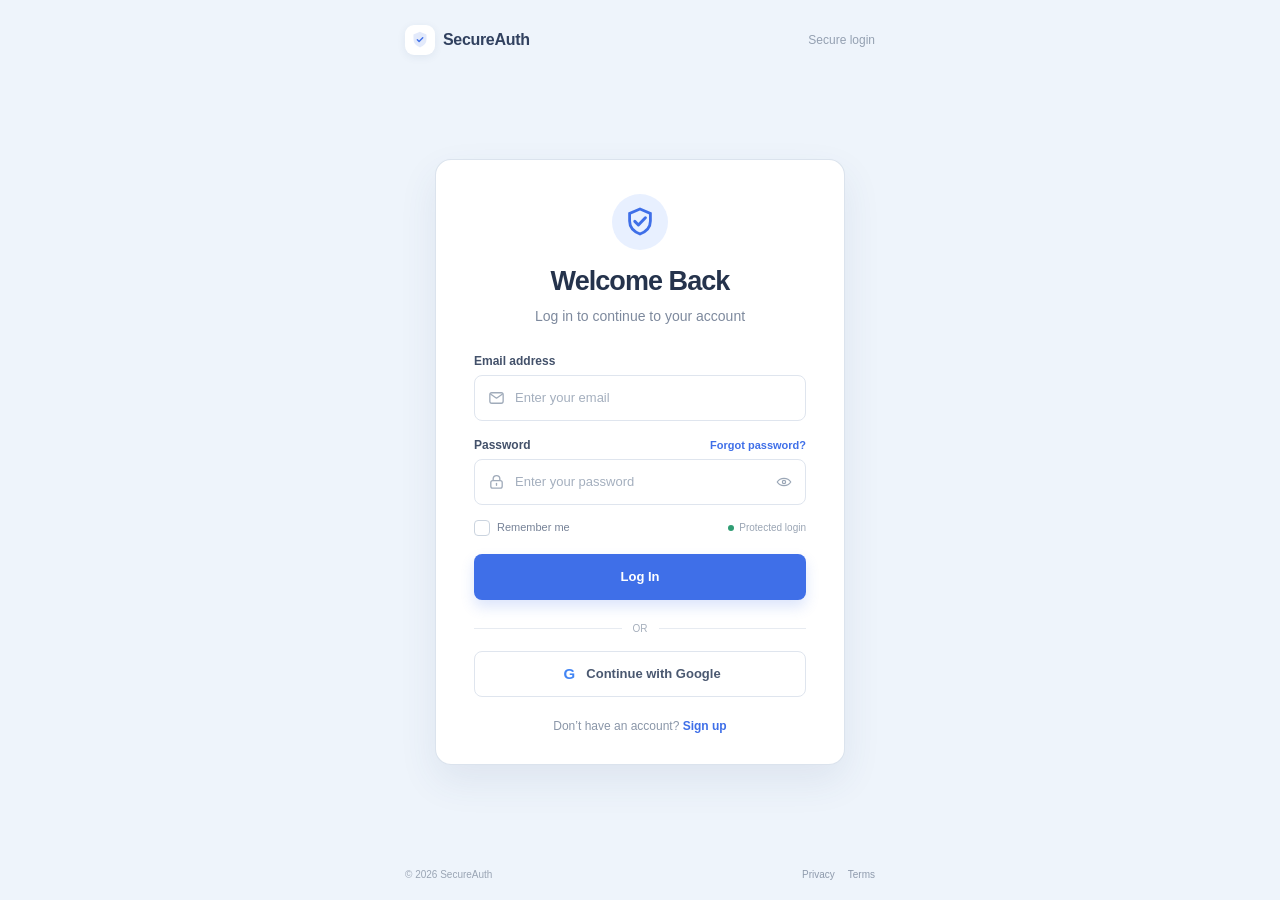
<file: src/main/resources/static/index.html>
<!doctype html>
<html lang="en">
  <head>
    <meta charset="UTF-8" />
    <meta name="viewport" content="width=device-width, initial-scale=1.0" />
    <meta name="description" content="Secure login page." />
    <title>Log in | SecureAuth</title>
    <link rel="icon" href="favicon.svg" type="image/svg+xml" />
    <link rel="stylesheet" href="styles.css" />
  </head>
  <body data-page="login">
    <div class="page-shell">
      <header class="site-header">
        <a class="logo" href="index.html" aria-label="SecureAuth home"><span class="logo-mark" aria-hidden="true"><svg viewBox="0 0 24 24" fill="none"><path d="M12 3 19 6v5.1c0 4.4-2.8 7.2-7 8.9-4.2-1.7-7-4.5-7-8.9V6l7-3Z" fill="currentColor" opacity=".14" stroke="currentColor" stroke-width="1.6"/><path d="m8.8 11.8 2.1 2.1 4.4-4.5" stroke="currentColor" stroke-width="1.7" stroke-linecap="round" stroke-linejoin="round"/></svg></span><span>SecureAuth</span></a>
        <span class="header-note">Secure login</span>
      </header>

      <main class="auth-card" aria-labelledby="page-title">
        <div class="card-icon" aria-hidden="true"><svg viewBox="0 0 28 28" fill="none"><circle cx="14" cy="14" r="14" fill="#e8f0ff"/><path d="M14 7.5 19.2 9.7v3.8c0 3.2-2.1 5.3-5.2 6.5-3.1-1.2-5.2-3.3-5.2-6.5V9.7L14 7.5Z" stroke="#3f6fe8" stroke-width="1.4"/><path d="m11.4 13.7 1.8 1.8 3.5-3.6" stroke="#3f6fe8" stroke-width="1.5" stroke-linecap="round" stroke-linejoin="round"/></svg></div>
        <h1 id="page-title">Welcome Back</h1>
        <p class="intro">Log in to continue to your account</p>

        <form id="login-form" class="auth-form" novalidate>
          <div class="field"><label for="login-email">Email address</label><div class="input-wrap"><span class="input-icon" aria-hidden="true"><svg viewBox="0 0 20 20" fill="none"><rect x="3" y="4.5" width="14" height="11" rx="2" stroke="currentColor" stroke-width="1.4"/><path d="m4 6 6 4.2L16 6" stroke="currentColor" stroke-width="1.4" stroke-linecap="round" stroke-linejoin="round"/></svg></span><input id="login-email" type="email" autocomplete="email" placeholder="Enter your email" required /></div><span id="login-email-error" class="field-error" role="alert"></span></div>
          <div class="field"><div class="label-line"><label for="login-password">Password</label><a href="#" id="forgot-password-link">Forgot password?</a></div><div class="input-wrap"><span class="input-icon" aria-hidden="true"><svg viewBox="0 0 20 20" fill="none"><rect x="4" y="8.5" width="12" height="8" rx="2" stroke="currentColor" stroke-width="1.4"/><path d="M6.5 8.5V6.7a3.5 3.5 0 0 1 7 0v1.8" stroke="currentColor" stroke-width="1.4"/><path d="M10 11.5v2" stroke="currentColor" stroke-width="1.4" stroke-linecap="round"/></svg></span><input id="login-password" type="password" autocomplete="current-password" placeholder="Enter your password" required /><button class="eye-button toggle-password" type="button" aria-label="Show password" data-target="login-password"><svg viewBox="0 0 20 20" fill="none"><path d="M2.5 10s2.6-4 7.5-4 7.5 4 7.5 4-2.6 4-7.5 4-7.5-4-7.5-4Z" stroke="currentColor" stroke-width="1.35"/><circle cx="10" cy="10" r="1.8" stroke="currentColor" stroke-width="1.35"/></svg></button></div><span id="login-password-error" class="field-error" role="alert"></span></div>
          <div class="form-options"><label class="checkbox-label"><input type="checkbox" /><span class="checkbox" aria-hidden="true"></span><span>Remember me</span></label><span class="rate-note"><span class="green-dot"></span> Protected login</span></div>
          <button class="button primary" type="submit">Log In</button>
          <div id="login-feedback" class="feedback" role="status" aria-live="polite"></div>
        </form>

        <div class="divider"><span>OR</span></div>
        <button class="button google-button" id="google-button" type="button"><span class="google-icon" aria-hidden="true">G</span>Continue with Google</button>
        <p class="switch-page">Don’t have an account? <a href="signup.html">Sign up</a></p>
      </main>

      <footer class="page-footer"><span>© 2026 SecureAuth</span><span><a href="#">Privacy</a><a href="#">Terms</a></span></footer>
    </div>
    <script src="app.js"></script>
  </body>
</html>
</file>
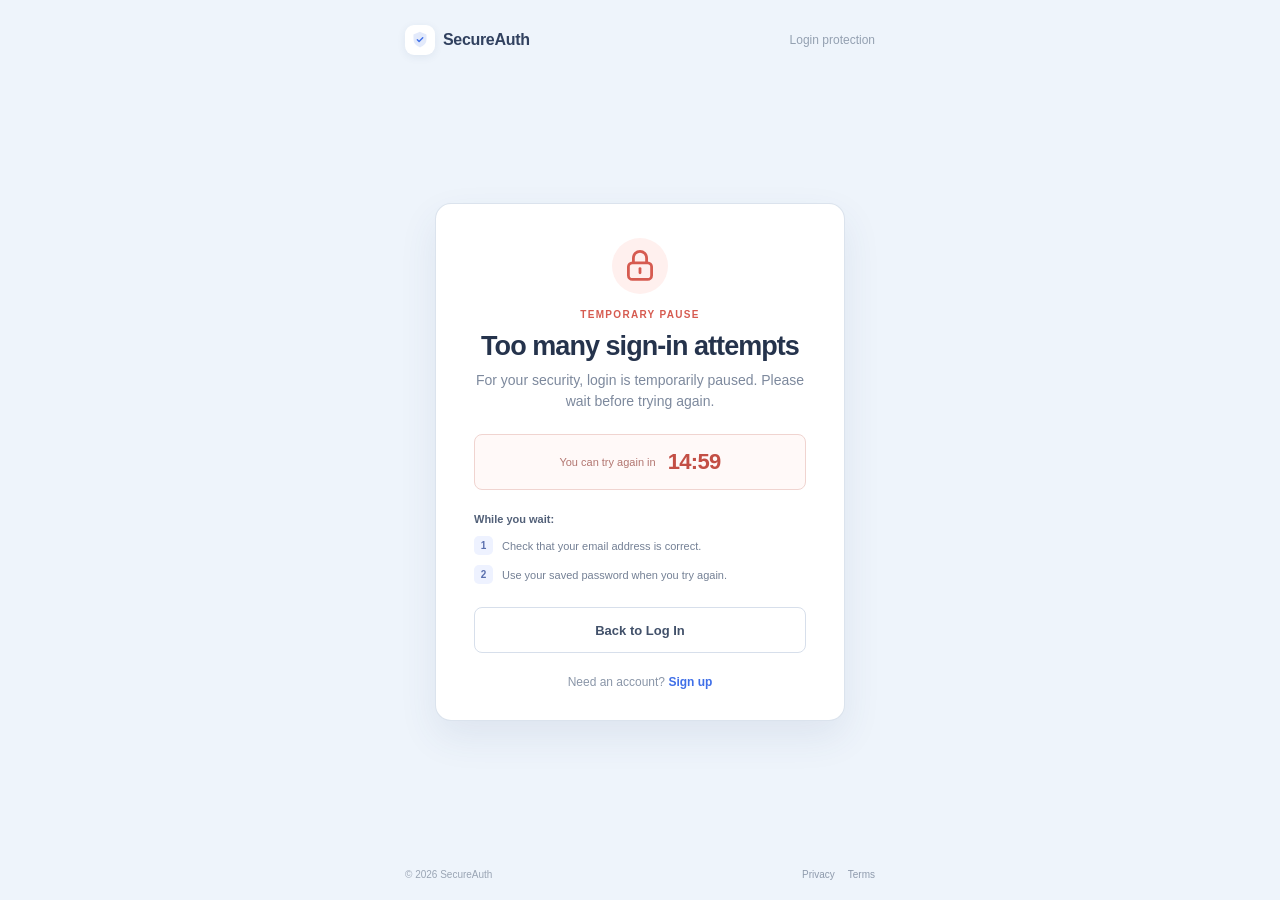
<file: src/main/resources/static/rate-limit.html>
<!doctype html>
<html lang="en">
  <head>
    <meta charset="UTF-8" />
    <meta name="viewport" content="width=device-width, initial-scale=1.0" />
    <meta name="description" content="Temporary login protection message." />
    <title>Try again later | SecureAuth</title>
    <link rel="icon" href="favicon.svg" type="image/svg+xml" />
    <link rel="stylesheet" href="styles.css" />
  </head>
  <body data-page="rate-limit">
    <div class="page-shell">
      <header class="site-header"><a class="logo" href="index.html" aria-label="SecureAuth home"><span class="logo-mark" aria-hidden="true"><svg viewBox="0 0 24 24" fill="none"><path d="M12 3 19 6v5.1c0 4.4-2.8 7.2-7 8.9-4.2-1.7-7-4.5-7-8.9V6l7-3Z" fill="currentColor" opacity=".14" stroke="currentColor" stroke-width="1.6"/><path d="m8.8 11.8 2.1 2.1 4.4-4.5" stroke="currentColor" stroke-width="1.7" stroke-linecap="round" stroke-linejoin="round"/></svg></span><span>SecureAuth</span></a><span class="header-note">Login protection</span></header>
      <main class="auth-card rate-card" aria-labelledby="page-title">
        <div class="alert-icon" aria-hidden="true"><svg viewBox="0 0 28 28" fill="none"><circle cx="14" cy="14" r="14" fill="#fff0ee"/><rect x="8.2" y="12.4" width="11.6" height="8.3" rx="2" stroke="#d65b50" stroke-width="1.4"/><path d="M10.7 12.4V10a3.3 3.3 0 0 1 6.6 0v2.4" stroke="#d65b50" stroke-width="1.4"/><path d="M14 15.3v2.1" stroke="#d65b50" stroke-width="1.4" stroke-linecap="round"/></svg></div>
        <p class="small-heading">TEMPORARY PAUSE</p><h1 id="page-title">Too many sign-in attempts</h1><p class="intro">For your security, login is temporarily paused. Please wait before trying again.</p>
        <div class="timer-box"><span>You can try again in</span><strong id="countdown">14:32</strong></div>
        <div class="tips"><p>While you wait:</p><div><span>1</span>Check that your email address is correct.</div><div><span>2</span>Use your saved password when you try again.</div></div>
        <a class="button secondary" href="index.html">Back to Log In</a>
        <p class="switch-page">Need an account? <a href="signup.html">Sign up</a></p>
      </main>
      <footer class="page-footer"><span>© 2026 SecureAuth</span><span><a href="#">Privacy</a><a href="#">Terms</a></span></footer>
    </div>
    <script src="app.js"></script>
  </body>
</html>
</file>
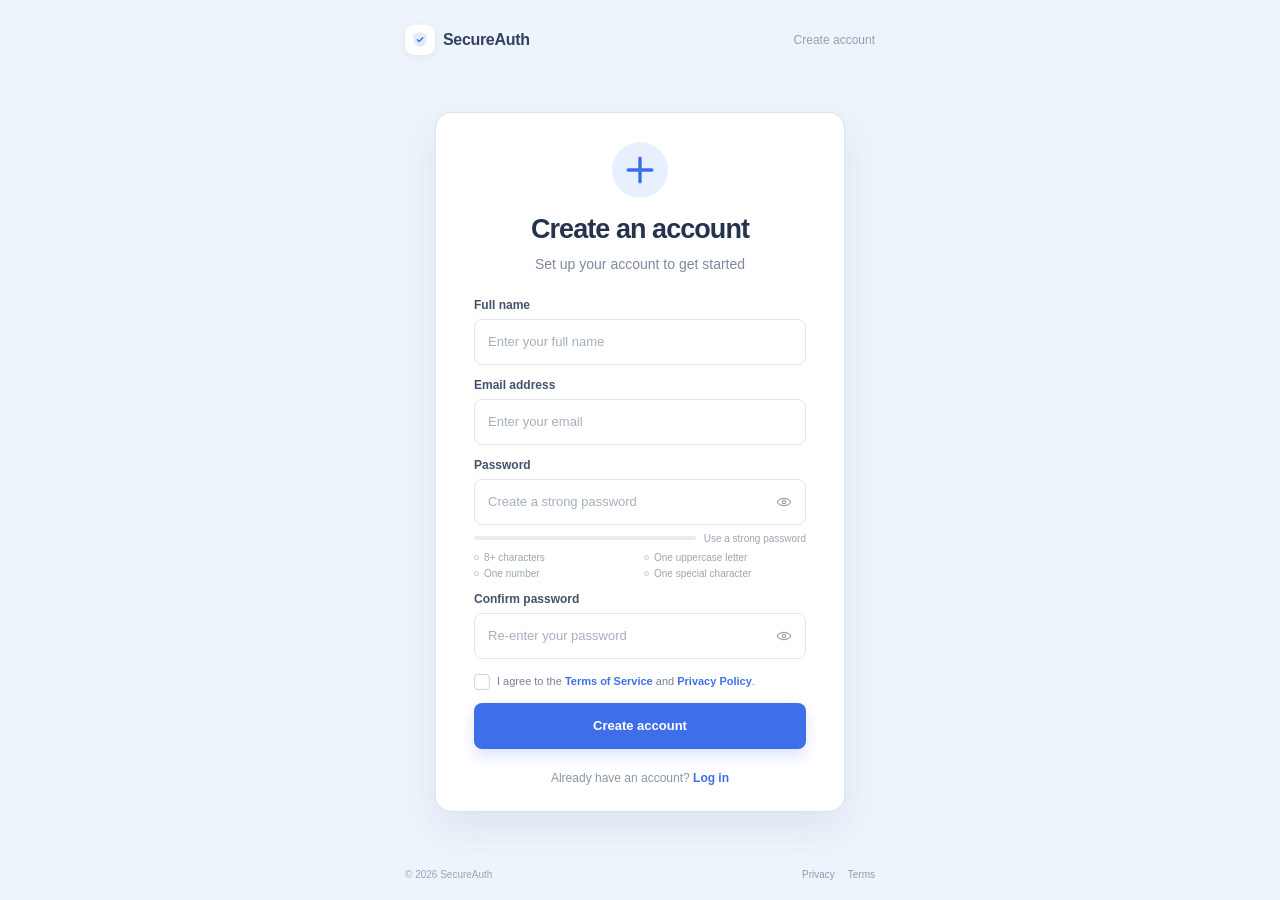
<file: src/main/resources/static/signup.html>
<!doctype html>
<html lang="en">
  <head>
    <meta charset="UTF-8" />
    <meta name="viewport" content="width=device-width, initial-scale=1.0" />
    <meta name="description" content="Create a secure account." />
    <title>Sign up | SecureAuth</title>
    <link rel="icon" href="favicon.svg" type="image/svg+xml" />
    <link rel="stylesheet" href="styles.css" />
  </head>
  <body data-page="signup">
    <div class="page-shell">
      <header class="site-header"><a class="logo" href="index.html" aria-label="SecureAuth home"><span class="logo-mark" aria-hidden="true"><svg viewBox="0 0 24 24" fill="none"><path d="M12 3 19 6v5.1c0 4.4-2.8 7.2-7 8.9-4.2-1.7-7-4.5-7-8.9V6l7-3Z" fill="currentColor" opacity=".14" stroke="currentColor" stroke-width="1.6"/><path d="m8.8 11.8 2.1 2.1 4.4-4.5" stroke="currentColor" stroke-width="1.7" stroke-linecap="round" stroke-linejoin="round"/></svg></span><span>SecureAuth</span></a><span class="header-note">Create account</span></header>
      <main class="auth-card signup-card" aria-labelledby="page-title">
        <div class="card-icon" aria-hidden="true"><svg viewBox="0 0 28 28" fill="none"><circle cx="14" cy="14" r="14" fill="#e8f0ff"/><path d="M14 8.1v11.8M8.1 14h11.8" stroke="#3f6fe8" stroke-width="1.7" stroke-linecap="round"/></svg></div>
        <h1 id="page-title">Create an account</h1><p class="intro">Set up your account to get started</p>
        <form id="signup-form" class="auth-form" novalidate>
          <div class="field"><label for="signup-name">Full name</label><div class="input-wrap"><input id="signup-name" type="text" autocomplete="name" placeholder="Enter your full name" required /></div><span id="signup-name-error" class="field-error" role="alert"></span></div>
          <div class="field"><label for="signup-email">Email address</label><div class="input-wrap"><input id="signup-email" type="email" autocomplete="email" placeholder="Enter your email" required /></div><span id="signup-email-error" class="field-error" role="alert"></span></div>
          <div class="field"><label for="signup-password">Password</label><div class="input-wrap"><input id="signup-password" type="password" autocomplete="new-password" placeholder="Create a strong password" required /><button class="eye-button toggle-password" type="button" aria-label="Show password" data-target="signup-password"><svg viewBox="0 0 20 20" fill="none"><path d="M2.5 10s2.6-4 7.5-4 7.5 4 7.5 4-2.6 4-7.5 4-7.5-4-7.5-4Z" stroke="currentColor" stroke-width="1.35"/><circle cx="10" cy="10" r="1.8" stroke="currentColor" stroke-width="1.35"/></svg></button></div><div class="strength"><div class="strength-bar"><span id="strength-bar"></span></div><span id="strength-label">Use a strong password</span></div><ul class="password-rules"><li data-rule="length"><span></span>8+ characters</li><li data-rule="upper"><span></span>One uppercase letter</li><li data-rule="number"><span></span>One number</li><li data-rule="symbol"><span></span>One special character</li></ul><span id="signup-password-error" class="field-error" role="alert"></span></div>
          <div class="field"><label for="signup-confirm">Confirm password</label><div class="input-wrap"><input id="signup-confirm" type="password" autocomplete="new-password" placeholder="Re-enter your password" required /><button class="eye-button toggle-password" type="button" aria-label="Show password" data-target="signup-confirm"><svg viewBox="0 0 20 20" fill="none"><path d="M2.5 10s2.6-4 7.5-4 7.5 4 7.5 4-2.6 4-7.5 4-7.5-4-7.5-4Z" stroke="currentColor" stroke-width="1.35"/><circle cx="10" cy="10" r="1.8" stroke="currentColor" stroke-width="1.35"/></svg></button></div><span id="signup-confirm-error" class="field-error" role="alert"></span></div>
          <label class="checkbox-label terms"><input id="terms" type="checkbox" required /><span class="checkbox" aria-hidden="true"></span><span>I agree to the <a href="#">Terms of Service</a> and <a href="#">Privacy Policy</a>.</span></label>
          <button class="button primary" type="submit">Create account</button><div id="signup-feedback" class="feedback" role="status" aria-live="polite"></div>
        </form>
        <p class="switch-page">Already have an account? <a href="index.html">Log in</a></p>
      </main>
      <footer class="page-footer"><span>© 2026 SecureAuth</span><span><a href="#">Privacy</a><a href="#">Terms</a></span></footer>
    </div>
    <script src="app.js"></script>
  </body>
</html>
</file>
<file: src/main/resources/static/styles.css>
:root {
  --blue: #3f6fe8;
  --blue-dark: #3159c8;
  --ink: #26334b;
  --muted: #7d899d;
  --line: #dfe5ee;
  --page: #eef4fb;
  --danger: #d65b50;
  --green: #2f9d73;
  font-family: -apple-system, BlinkMacSystemFont, "Segoe UI", Roboto, Arial, sans-serif;
}

* { box-sizing: border-box; }
html { min-width: 320px; background: var(--page); }
body { margin: 0; min-height: 100vh; color: var(--ink); background: var(--page); -webkit-font-smoothing: antialiased; }
a { color: inherit; text-decoration: none; }
button, input { font: inherit; }
button { cursor: pointer; }

.page-shell { display: flex; min-height: 100vh; flex-direction: column; padding: 25px 20px 20px; }
.site-header, .page-footer { width: min(100%, 470px); margin: 0 auto; }
.site-header { display: flex; align-items: center; justify-content: space-between; color: #6e7b91; font-size: 12px; }
.logo { display: inline-flex; align-items: center; gap: 8px; color: #31415f; font-size: 16px; font-weight: 700; letter-spacing: -.02em; }
.logo-mark { display: grid; width: 30px; height: 30px; place-items: center; border-radius: 9px; color: var(--blue); background: #fff; box-shadow: 0 2px 8px rgba(40, 67, 111, .08); }
.logo-mark svg { width: 20px; height: 20px; }
.header-note { color: #94a0b1; }

.auth-card { width: min(100%, 410px); margin: auto; padding: 34px 38px 31px; border: 1px solid rgba(215, 224, 236, .9); border-radius: 16px; background: #fff; box-shadow: 0 16px 38px rgba(50, 80, 120, .09); text-align: center; }
.card-icon, .alert-icon { width: 56px; height: 56px; margin: 0 auto 15px; }
.card-icon svg, .alert-icon svg { display: block; width: 56px; height: 56px; }
h1 { margin: 0 0 8px; color: #25334c; font-size: 27px; font-weight: 700; letter-spacing: -.035em; line-height: 1.2; }
.intro { margin: 0 0 27px; color: var(--muted); font-size: 14px; line-height: 1.5; }
.auth-form { display: grid; gap: 17px; text-align: left; }
.field { display: grid; gap: 7px; }
.field label, .label-line label { color: #43516a; font-size: 12px; font-weight: 650; }
.label-line { display: flex; align-items: center; justify-content: space-between; }
.label-line a { color: var(--blue); font-size: 11px; font-weight: 650; }
.input-wrap { position: relative; }
.input-wrap input { width: 100%; height: 46px; padding: 0 13px; border: 1px solid var(--line); border-radius: 8px; outline: none; color: var(--ink); background: #fff; font-size: 13px; transition: border-color .18s, box-shadow .18s; }
.input-wrap input::placeholder { color: #a4afbe; }
.input-wrap input:focus { border-color: #7393ee; box-shadow: 0 0 0 3px rgba(63, 111, 232, .11); }
.input-wrap input.input-error { border-color: #e18b83; }
.input-icon { position: absolute; top: 50%; left: 13px; display: grid; width: 19px; height: 19px; place-items: center; color: #a0abba; pointer-events: none; transform: translateY(-50%); }
.input-icon + input { padding-left: 40px; }
.input-icon svg { width: 19px; height: 19px; }
.eye-button { position: absolute; top: 50%; right: 5px; display: grid; width: 34px; height: 34px; place-items: center; border: 0; border-radius: 6px; color: #9aa6b6; background: transparent; transform: translateY(-50%); }
.eye-button:hover, .eye-button:focus-visible { color: var(--blue); background: #f3f6ff; outline: none; }
.eye-button svg { width: 18px; height: 18px; }
.input-wrap .eye-button ~ input { padding-right: 42px; }
.field-error { min-height: 0; color: var(--danger); font-size: 11px; line-height: 1.35; }
.field-error:empty { display: none; }
.form-options { display: flex; align-items: center; justify-content: space-between; margin: -2px 0 1px; }
.checkbox-label { position: relative; display: inline-flex; align-items: flex-start; gap: 7px; color: #768297; font-size: 11px; line-height: 1.4; cursor: pointer; }
.checkbox-label input { position: absolute; width: 1px; height: 1px; opacity: 0; }
.checkbox { display: inline-grid; width: 16px; height: 16px; flex: 0 0 16px; place-items: center; border: 1px solid #cbd4df; border-radius: 4px; background: #fff; }
.checkbox-label input:checked + .checkbox { border-color: var(--blue); background: var(--blue); }
.checkbox-label input:checked + .checkbox::after { width: 6px; height: 3px; border-bottom: 1.5px solid #fff; border-left: 1.5px solid #fff; content: ""; transform: translateY(-1px) rotate(-45deg); }
.checkbox-label input:focus-visible + .checkbox { outline: 3px solid rgba(63, 111, 232, .18); outline-offset: 2px; }
.rate-note { display: inline-flex; align-items: center; gap: 5px; color: #9aa5b4; font-size: 10px; }
.green-dot { width: 6px; height: 6px; border-radius: 50%; background: var(--green); }
.button { display: inline-flex; width: 100%; height: 46px; align-items: center; justify-content: center; border: 0; border-radius: 8px; font-size: 13px; font-weight: 700; transition: background .18s, box-shadow .18s, transform .18s; }
.button.primary { color: #fff; background: var(--blue); box-shadow: 0 7px 14px rgba(63, 111, 232, .18); }
.button.primary:hover, .button.primary:focus-visible { background: var(--blue-dark); box-shadow: 0 9px 18px rgba(63, 111, 232, .23); transform: translateY(-1px); outline: none; }
.feedback { min-height: 0; color: var(--green); font-size: 11px; line-height: 1.4; text-align: center; }
.feedback:empty { display: none; }
.feedback.notice { padding: 8px 10px; border-radius: 6px; color: #5a6b9b; background: #f2f5ff; }
.divider { display: flex; align-items: center; gap: 11px; margin: 23px 0 17px; color: #a6afbc; font-size: 10px; }
.divider::before, .divider::after { height: 1px; flex: 1; background: #e7ebf1; content: ""; }
.google-button { border: 1px solid var(--line); color: #4a5870; background: #fff; font-weight: 600; }
.google-button:hover, .google-button:focus-visible { border-color: #b8c7e9; background: #fbfcff; outline: none; }
.google-icon { display: inline-grid; width: 20px; height: 20px; margin-right: 7px; place-items: center; color: #4285f4; font-size: 15px; font-weight: 700; }
.switch-page { margin: 22px 0 0; color: #8a96a8; font-size: 12px; }
.switch-page a { color: var(--blue); font-weight: 700; }
.page-footer { display: flex; align-items: center; justify-content: space-between; color: #9aa5b4; font-size: 10px; }
.page-footer a { margin-left: 13px; color: #8e9aac; }

.signup-card { padding-top: 29px; padding-bottom: 26px; }
.signup-card .intro { margin-bottom: 23px; }
.signup-card .auth-form { gap: 13px; }
.terms { margin-top: 2px; }
.terms a { color: var(--blue); font-weight: 650; }
.strength { display: flex; align-items: center; gap: 8px; margin-top: 1px; }
.strength-bar { overflow: hidden; height: 4px; flex: 1; border-radius: 99px; background: #e8edf4; }
.strength-bar span { display: block; width: 0; height: 100%; border-radius: inherit; background: #cbd4e0; transition: width .2s, background .2s; }
.strength > span { min-width: 92px; color: #9aa5b4; font-size: 10px; text-align: right; }
.password-rules { display: grid; grid-template-columns: 1fr 1fr; gap: 5px 8px; margin: 1px 0 0; padding: 0; list-style: none; color: #9aa5b4; font-size: 10px; }
.password-rules li { display: flex; align-items: center; gap: 5px; }
.password-rules li > span { width: 5px; height: 5px; border: 1px solid #bfc8d4; border-radius: 50%; }
.password-rules li.met { color: #389675; }
.password-rules li.met > span { border-color: #389675; background: #389675; }

.rate-card { padding-top: 34px; }
.small-heading { margin: 0 0 10px; color: var(--danger); font-size: 10px; font-weight: 750; letter-spacing: .13em; }
.rate-card .intro { margin-bottom: 22px; }
.timer-box { display: flex; align-items: center; justify-content: center; gap: 12px; padding: 14px; border: 1px solid #f0d4d0; border-radius: 8px; color: #b27670; background: #fff9f8; font-size: 11px; }
.timer-box strong { color: #c34f45; font-size: 22px; letter-spacing: -.03em; }
.tips { display: grid; gap: 10px; margin: 23px 0; color: #748095; font-size: 11px; text-align: left; }
.tips p { margin: 0 0 1px; color: #526078; font-weight: 700; }
.tips div { display: flex; align-items: center; gap: 9px; }
.tips div span { display: grid; width: 19px; height: 19px; flex: 0 0 19px; place-items: center; border-radius: 5px; color: #5a6fae; background: #eef2ff; font-size: 10px; font-weight: 700; }
.button.secondary { border: 1px solid #d7dfeb; color: #42516a; background: #fff; }
.button.secondary:hover, .button.secondary:focus-visible { border-color: #9fb3ea; color: var(--blue); background: #fbfcff; outline: none; }

@media (max-width: 520px) {
  .page-shell { padding: 18px 14px 16px; }
  .site-header, .page-footer { width: min(100%, 410px); }
  .auth-card { padding: 29px 23px 26px; }
  .page-footer { font-size: 9px; }
  .password-rules { grid-template-columns: 1fr; }
}
</file>
